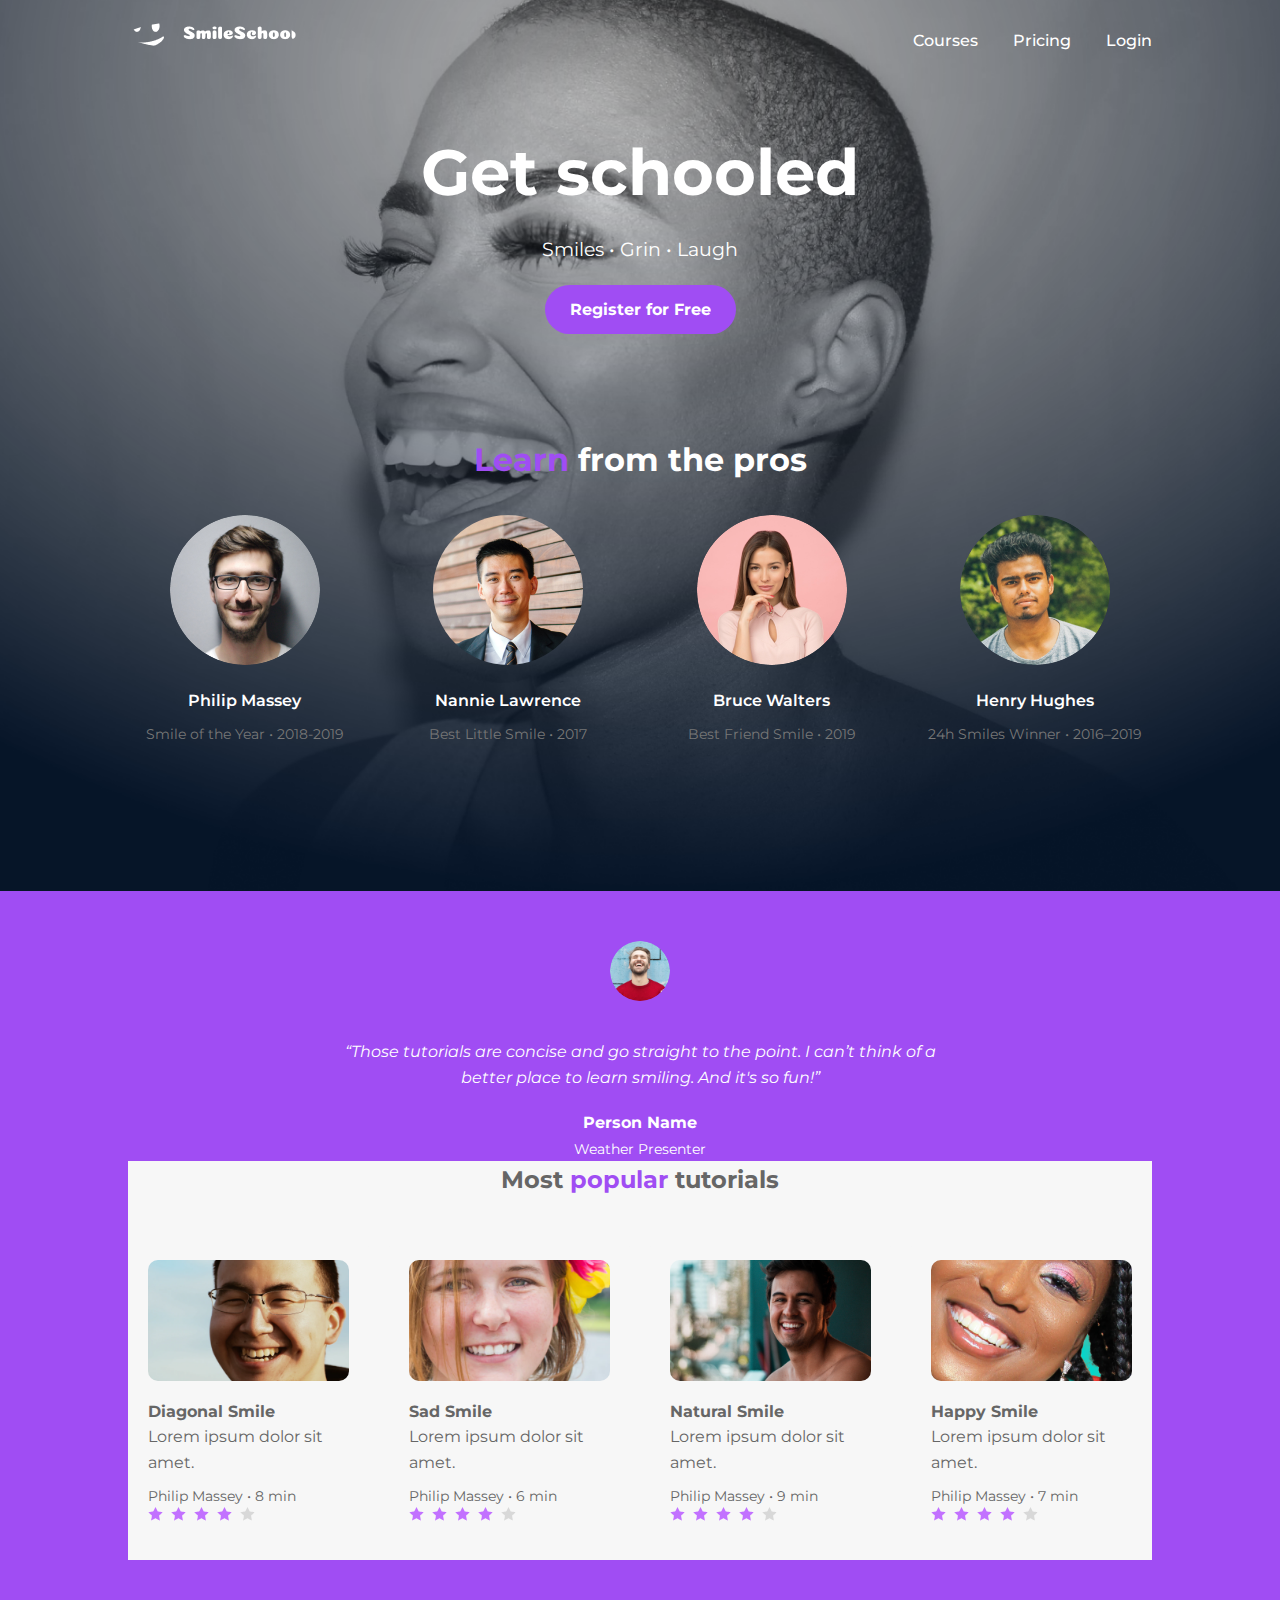
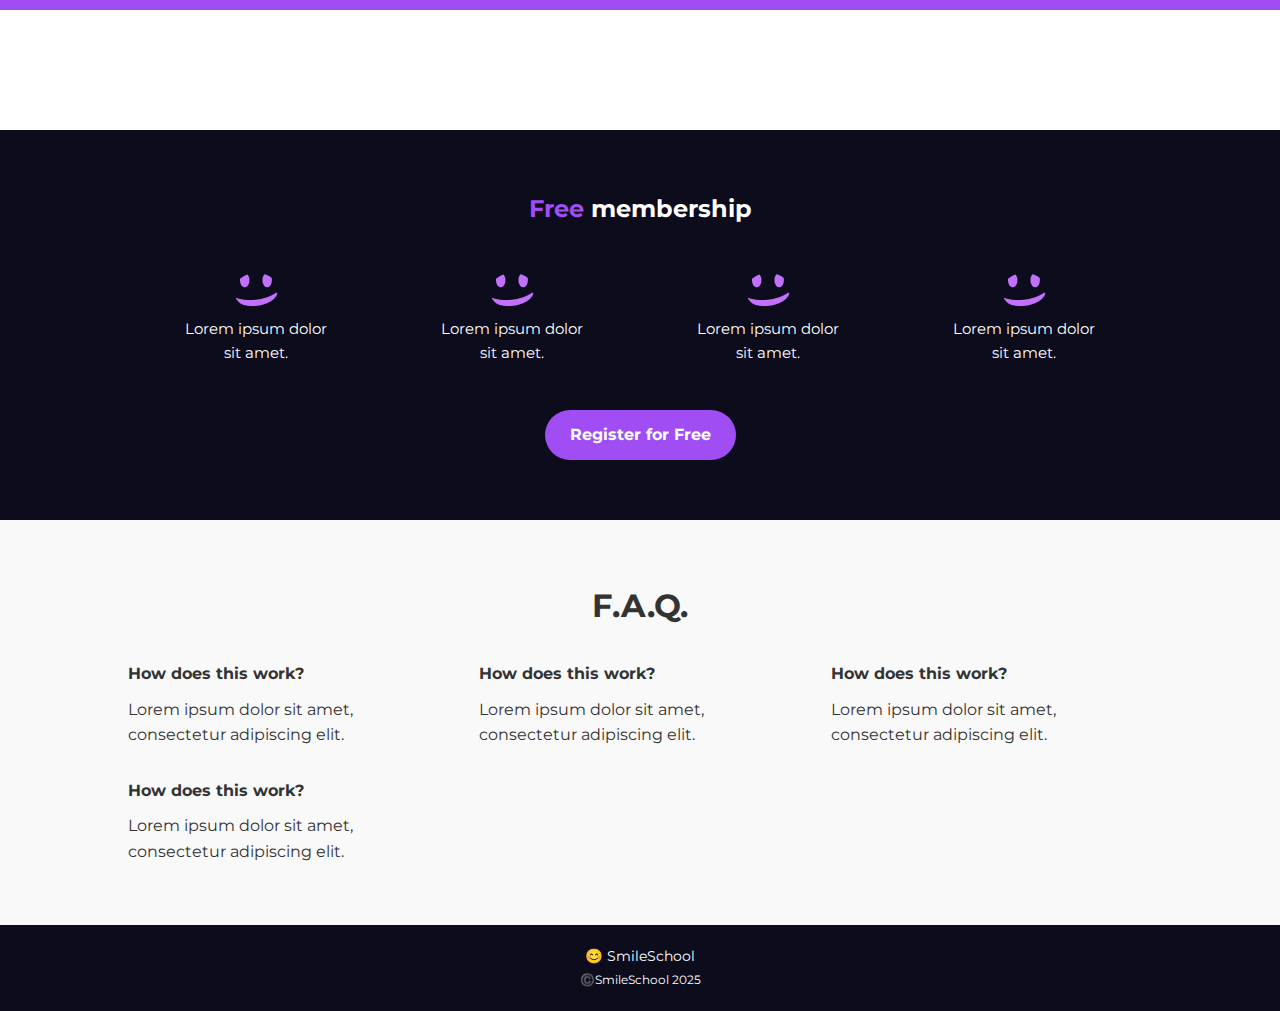
<file: css_advanced/index.html>
<!DOCTYPE html>
<html lang="en">
<head>
  <meta charset="UTF-8">
  <meta name="viewport" content="width=device-width, initial-scale=1.0">
  <title>SmileSchool</title>
  <link rel="stylesheet" href="styles.css">
  <link href="https://fonts.googleapis.com/css2?family=Montserrat:wght@400;700&display=swap" rel="stylesheet">
</head>
<body>
<section class="new-background">
  <header class="navbar">
    <div class="logo"><img src="CSS Advanced/logo.png" alt=""></div>
    <nav>
      <a href="#">Courses</a>
      <a href="#">Pricing</a>
      <a href="#">Login</a>
    </nav>
  </header>
  <section class="hero">
    <div class="overlay">
      <h1>Get schooled</h1>
      <p>Smiles • Grin • Laugh</p>
      <a href="#" class="btn-primary">Register for Free</a>
    </div>
    <section class="mentors">
      <h2><span>Learn</span> from the pros</h2>
      <div class="mentor-grid">
        <div class="mentor">
          <img src="CSS Advanced/1.png" alt="Philip Massey">
          <h4>Philip Massey</h4>
          <p>Smile of the Year • 2018-2019</p>
        </div>
        <div class="mentor">
          <img src="CSS Advanced/2.png" alt="Nannie Lawrence">
          <h4>Nannie Lawrence</h4>
          <p>Best Little Smile • 2017</p>
        </div>
        <div class="mentor">
          <img src="CSS Advanced/3.png" alt="Bruce Walters">
          <h4>Bruce Walters</h4>
          <p>Best Friend Smile • 2019</p>
        </div>
        <div class="mentor">
          <img src="CSS Advanced/4.png" alt="Henry Hughes">
          <h4>Henry Hughes</h4>
          <p>24h Smiles Winner • 2016–2019</p>
        </div>
      </div>
    </section>
  </section>
  </section>



  <section class="testimonial">
    <div class="testimonial-box">
      <img src="CSS Advanced/5.png" alt="User">
      <p>“Those tutorials are concise and go straight to the point. I can’t think of a better place to learn smiling. And it's so fun!”</p>
      <h4>Person Name</h4>
      <small>Weather Presenter</small>
    </div>
    <div class="testimonial-background">
    <h2>Most <span class="new">popular</span> tutorials</h2>
    <div class="tutorials">
      <div class="card">
        <img src="CSS Advanced/6.png" alt="">
        <h4>Diagonal Smile</h4>
        <p>Lorem ipsum dolor sit amet.</p>
        <small>Philip Massey • 8 min</small>
        <img src="CSS Advanced/rating.png" alt="">
      </div>
      <div class="card">
        <img src="CSS Advanced/7.png" alt="">
        <h4>Sad Smile</h4>
        <p>Lorem ipsum dolor sit amet.</p>
        <small>Philip Massey • 6 min</small>
        <img src="CSS Advanced/rating.png" alt="">
      </div>
      <div class="card">
        <img src="CSS Advanced/8.png" alt="">
        <h4>Natural Smile</h4>
        <p>Lorem ipsum dolor sit amet.</p>
        <small>Philip Massey • 9 min</small>
        <img src="CSS Advanced/rating.png" alt="">
      </div>
      <div class="card">
        <img src="CSS Advanced/9.png" alt="">
        <h4>Happy Smile</h4>
        <p>Lorem ipsum dolor sit amet.</p>
        <small>Philip Massey • 7 min</small>
        <img src="CSS Advanced/rating.png" alt="">
      </div>
    </div>
    </div>
  </section>

  <section class="popular">
  
  </section>

  <section class="membership">
    <h2><span>Free</span> membership</h2>
    <div class="features">
      <div><p><img src="CSS Advanced/smile.png" alt=""><br>Lorem ipsum dolor sit amet.</p></div>
      <div><p><img src="CSS Advanced/smile.png" alt=""><br>Lorem ipsum dolor sit amet.</p></div>
      <div><p><img src="CSS Advanced/smile.png" alt=""><br>Lorem ipsum dolor sit amet.</p></div>
      <div><p><img src="CSS Advanced/smile.png" alt=""><br>Lorem ipsum dolor sit amet.</p></div>
    </div>
    <a href="#" class="btn-primary">Register for Free</a>
  </section>

  <section class="faq">
    <h2>F.A.Q.</h2>
    <div class="faq-grid">
      <div><h4>How does this work?</h4><p>Lorem ipsum dolor sit amet, consectetur adipiscing elit.</p></div>
      <div><h4>How does this work?</h4><p>Lorem ipsum dolor sit amet, consectetur adipiscing elit.</p></div>
      <div><h4>How does this work?</h4><p>Lorem ipsum dolor sit amet, consectetur adipiscing elit.</p></div>
      <div><h4>How does this work?</h4><p>Lorem ipsum dolor sit amet, consectetur adipiscing elit.</p></div>
    </div>
  </section>

  <footer class="footer">
    <p>😊 SmileSchool</p>
    <small>©️SmileSchool 2025</small>
  </footer>

</body>
</html>
</file>
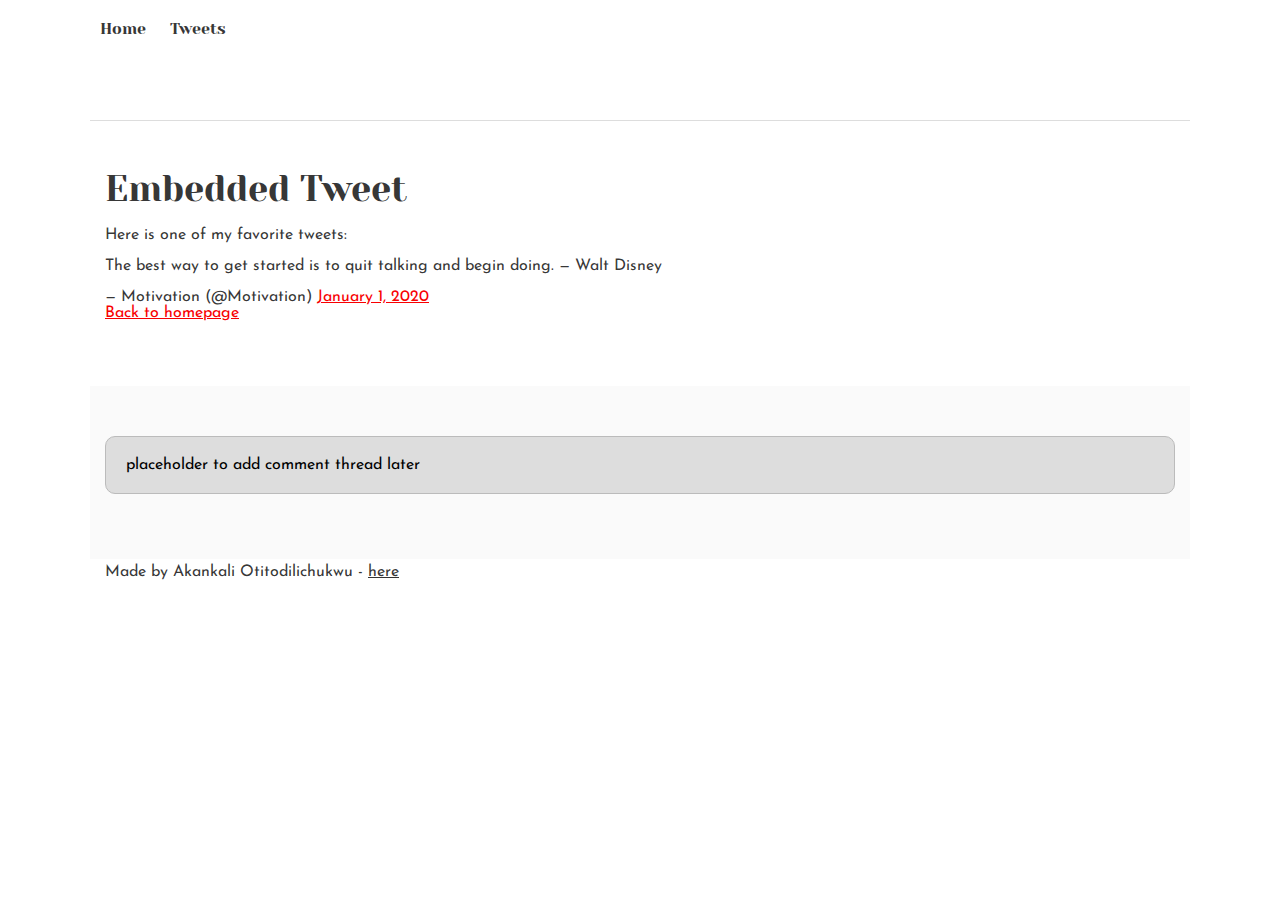
<file: css_basic/tweets.html>
<!DOCTYPE html>
<html lang="en">
<head>
  <meta charset="UTF-8" />
  <meta name="viewport" content="width=device-width, initial-scale=1.0" />
  <title>My Tweets</title>
  <link href="base.css" rel="stylesheet">
<link href="style.css" rel="stylesheet">
</head>
<body>
  <header>
    <ul>
      <li><a href="index.html">Home</a></li>
      <li><a href="tweets.html">Tweets</a></li>
    </ul>
  </header>

  <main>
    <article>
      <h1>Embedded Tweet</h1>
      <p>Here is one of my favorite tweets:</p>

      <blockquote class="twitter-tweet">
        <p lang="en" dir="ltr">The best way to get started is to quit talking and begin doing. — Walt Disney</p>
        &mdash; Motivation (@Motivation) 
        <a href="https://twitter.com/Motivation/status/1234567890123456789">January 1, 2020</a>
      </blockquote>
      <script async src="https://platform.twitter.com/widgets.js" charset="utf-8"></script>

      <p><a href="index.html">Back to homepage</a></p>
    </article>

    <aside>
      <p>placeholder to add comment thread later</p>
    </aside>
  </main>

  <footer>
    <p>Made by Akankali Otitodilichukwu - <a href="https://x.com/derickakankali?s=21" target="_blank">here</a></p>
  </footer>
</body>
</html>
</file>
<file: css_basic/base.css>
/* Importing webfonts */
/* (If you're learning CSS, you should disregard that) */

@import url(https://fonts.googleapis.com/css?family=Yeseva+One);
@import url(https://fonts.googleapis.com/css?family=Josefin+Sans:400,700,700italic,400italic);


/* CSS reset rules */

html, body {
	height: 100%;
	min-height: 100%;
}
html, body, div, span, applet, object, iframe,
h1, h2, h3, h4, h5, h6, p, blockquote, pre,
a, abbr, acronym, address, big, cite, code,
del, dfn, img, ins, kbd, q, s, samp,
small, strike, sub, sup, tt, var,
b, u, i, center,
dl, dt, dd,
fieldset, form, label, legend,
table, caption, tbody, tfoot, thead, tr, th, td,
article, aside, canvas, details, embed, 
figure, figcaption, footer, header, hgroup, 
menu, nav, output, ruby, section, summary,
time, mark, audio, video {
	margin: 0;
	padding: 0;
	border: 0;
	font-size: 100%;
	font: inherit;
	vertical-align: baseline;
}
/* HTML5 display-role reset for older browsers */
article, aside, details, figcaption, figure, 
footer, header, hgroup, menu, nav, section {
	display: block;
}
body {
	line-height: 1;
}
blockquote, q {
	quotes: none;
}
blockquote:before, blockquote:after,
q:before, q:after {
	content: '';
	content: none;
}
table {
	border-collapse: collapse;
	border-spacing: 0;
}


/* Fonts and colors */

body {
	font-family: 'Josefin Sans', serif;
	color: rgba(0, 0, 0, 0.8);
}
h1, h2, h3, h4, h5, h6, header {
	font-family: 'Yeseva One', sans-serif;
}
article {
}
header {
	border-bottom: 1px solid rgb(221,221,221);
	transition: border-bottom-color 1s ease;
}
header a {
	color: rgba(0, 0, 0, 0.8);
}
aside {
	background: #FAFAFA;
}
aside p {
	border: 1px solid #bbb;
	background: #ddd;
	color: black;
}
footer a {
	color: rgba(0, 0, 0, 0.8);
}
a {
	color: #F80002;
}


/* Positioning and margins */

@media (min-width: 1100px) {
	body {
		width: 1100px;
		margin: 0 auto;
	}
}

article {
	padding: 50px 15px;
}
article > *:first-child {
	margin-top: 0;
}
aside {
	padding: 50px 15px;
}
header .right {
	float: right;
	margin: 0 10px 15px;
}


/* Header */
header {
	padding: 20px 0;
	height: 80px;
}
header ul {
	list-style: none;
	margin: 0;
	padding: 0;
}
header li {
	display: inline;
	vertical-align:middle;
}
header li:first-child {
	margin: 0;
}
header li a {
	margin: 0 10px;
}
header li.logo {
	font-size: 36px;
}
header a {
	text-decoration: none;
}


/* Aside */

aside p {
	border-radius: 10px;
	padding: 20px 20px;
}


/* Footer */

footer {
	padding: 5px 15px;
	height: 80px;
}


/* Text styles and margins */

p {
	margin-bottom: 15px;
}
h1 {
	font-size: 36px;
	margin: 40px 0 20px;
}
h2 {
	font-size: 32px;
	margin: 30px 0 15px;
}
h3 {
	font-size: 28px;
	margin: 25px 0 10px;
}
h4 {
	font-size: 20px;
	font-weight: bold;
	margin: 20px 0 10px;
}
h5 {
	font-size: 18px;
	font-weight: bold;
	margin: 15px 0 10px;
}
h6 {
	font-weight: bold;
	margin: 5px 0;
}

@media (max-width: 800px) {
  body.works_on_smartphone {
  	display: block;
  }
  body.works_on_smartphone main {
  	display: block;
  }
  header .right {
  	float: none;
  }
}
</file>
<file: css_basic/style.css>
/* Importing webfonts */
/* (If you're learning CSS, you should disregard that) */

@import url(https://fonts.googleapis.com/css?family=Yeseva+One);
@import url(https://fonts.googleapis.com/css?family=Josefin+Sans:400,700,700italic,400italic);


/* CSS reset rules */

html, body {
	height: 100%;
	min-height: 100%;
}
html, body, div, span, applet, object, iframe,
h1, h2, h3, h4, h5, h6, p, blockquote, pre,
a, abbr, acronym, address, big, cite, code,
del, dfn, img, ins, kbd, q, s, samp,
small, strike, sub, sup, tt, var,
b, u, i, center,
dl, dt, dd,
fieldset, form, label, legend,
table, caption, tbody, tfoot, thead, tr, th, td,
article, aside, canvas, details, embed, 
figure, figcaption, footer, header, hgroup, 
menu, nav, output, ruby, section, summary,
time, mark, audio, video {
	margin: 0;
	padding: 0;
	border: 0;
	font-size: 100%;
	font: inherit;
	vertical-align: baseline;
}
/* HTML5 display-role reset for older browsers */
article, aside, details, figcaption, figure, 
footer, header, hgroup, menu, nav, section {
	display: block;
}
body {
	line-height: 1;
}
blockquote, q {
	quotes: none;
}
blockquote:before, blockquote:after,
q:before, q:after {
	content: '';
	content: none;
}
table {
	border-collapse: collapse;
	border-spacing: 0;
}


/* Fonts and colors */

body {
	font-family: 'Josefin Sans', serif;
	color: rgba(0, 0, 0, 0.8);
}
h1, h2, h3, h4, h5, h6, header {
	font-family: 'Yeseva One', sans-serif;
}
article {
}
header {
	border-bottom: 1px solid rgb(221,221,221);
	transition: border-bottom-color 1s ease;
}
header a {
	color: rgba(0, 0, 0, 0.8);
}
aside {
	background: #FAFAFA;
}
aside p {
	border: 1px solid #bbb;
	background: #ddd;
	color: black;
}
footer a {
	color: rgba(0, 0, 0, 0.8);
}
a {
	color: #F80002;
}


/* Positioning and margins */

@media (min-width: 1100px) {
	body {
		width: 1100px;
		margin: 0 auto;
	}
}

article {
	padding: 50px 15px;
}
article > *:first-child {
	margin-top: 0;
}
aside {
	padding: 50px 15px;
}
header .right {
	float: right;
	margin: 0 10px 15px;
}


/* Header */
header {
	padding: 20px 0;
	height: 80px;
}
header ul {
	list-style: none;
	margin: 0;
	padding: 0;
}
header li {
	display: inline;
	vertical-align:middle;
}
header li:first-child {
	margin: 0;
}
header li a {
	margin: 0 10px;
}
header li.logo {
	font-size: 36px;
}
header a {
	text-decoration: none;
}


/* Aside */

aside p {
	border-radius: 10px;
	padding: 20px 20px;
}


/* Footer */

footer {
	padding: 5px 15px;
	height: 80px;
}


/* Text styles and margins */

p {
	margin-bottom: 15px;
}
h1 {
	font-size: 36px;
	margin: 40px 0 20px;
}
h2 {
	font-size: 32px;
	margin: 30px 0 15px;
}
h3 {
	font-size: 28px;
	margin: 25px 0 10px;
}
h4 {
	font-size: 20px;
	font-weight: bold;
	margin: 20px 0 10px;
}
h5 {
	font-size: 18px;
	font-weight: bold;
	margin: 15px 0 10px;
}
h6 {
	font-weight: bold;
	margin: 5px 0;
}

@media (max-width: 800px) {
  body.works_on_smartphone {
  	display: block;
  }
  body.works_on_smartphone main {
  	display: block;
  }
  header .right {
  	float: none;
  }
}
</file>
<file: css_advanced/styles.css>
/* Reset & global styles */
* {
    margin: 0;
    padding: 0;
    box-sizing: border-box;
  }
  
  body {
    font-family: 'Montserrat', sans-serif;
    line-height: 1.6;
    color: #333;
  }
  
  a {
    text-decoration: none;
    color: inherit;
  }
  
  img {
    max-width: 100%;
    border-radius: 50%;
  }
  
  /* Navbar */
  .navbar {
    /*background: #fff;*/
    padding: 20px 10%;
    display: flex;
    justify-content: space-between;
    align-items: center;
    font-weight: 700;
  }


  .navbar .logo {
    font-size: 1.5rem;
    color: #000;
  }
  
  .navbar nav a {
    margin-left: 30px;
    color: #fff;
    font-weight: 500;
  }
  
  /* Hero Section */
  .new-background{

    background: url('CSS\ Advanced/Object.png') no-repeat center center/cover;
  }
  .hero {
   
    height: 90vh;
    /*display: flex;*/
    justify-content: center;
    align-items: center;
    /*position: relative;*/
    text-align: center;
    color: white;
  }
  
  .hero .overlay {
    background: rgba(0, 0, 0, 0);
    padding: 40px;
    border-radius: 10px;
  }
  
  .hero h1 {
    font-size: 4rem;
    font-weight: 700;
  }
  
  .hero p {
    font-size: 1.2rem;
    margin-top: 10px;
  }
  
  .btn-primary {
    display: inline-block;
    background: #a04df3;
    color: white;
    padding: 12px 25px;
    margin-top: 20px;
    border-radius: 30px;
    font-weight: bold;
  }
  
  /* Mentors */
  .mentors {
    padding: 60px 10%;
    
    text-align: center;
  }
  
  .mentors h2 {
    font-size: 2rem;
    margin-bottom: 30px;
  }
  
  .mentors span {
    color: #a04df3;
  }
  
  .mentor-grid {
    display: flex;
    justify-content: space-between;
    flex-wrap: wrap;
    gap: 30px;
  }
  
  .mentor {
    flex: 1;
    min-width: 150px;
  }
  
  .mentor h4 {
    margin-top: 15px;
    font-weight: 600;
  }
  
  .mentor p {
    font-size: 0.9rem;
    color: #777;
  }
  
  /* Testimonial */
  .testimonial {
    background: #a04df3;
    color: white;
    padding: 50px 10%;
    text-align: center;
  }
 
  
  .testimonial-box img {
    border-radius: 50%;
    width: 60px;
    margin-bottom: 10px;
  }
  
  .testimonial-box p {
    font-style: italic;
    margin: 20px auto;
    max-width: 600px;
  }
  
  .testimonial-box h4 {
    font-weight: 700;
  }
  
  .testimonial-box small {
    font-size: 0.9rem;
  }
  .new{
    color: #a04df3;
  }
  .testimonial-background{
      background-color: #f7f7f7;
      color: #666;
  }
  /* Popular Tutorials */
  .popular {
    padding: 60px 10%;
    background: #fff;
    text-align: center;
  }
  
  .popular h2 span {
    color: #a04df3;
  }
  
  .tutorials {
    display: flex;
    justify-content: space-between;
    gap: 20px;
    flex-wrap: wrap;
    margin-top: 40px;
  }
  
  .card {
    flex: 1;
    min-width: 200px;
    background: #f7f7f7;
    padding: 20px;
    border-radius: 10px;
    text-align: left;
  }
  
  .card img {
    border-radius: 10px;
    margin-bottom: 10px;
  }
  
  .card h4 {
    font-weight: 700;
  }
  
  .card small {
    display: block;
    margin-top: 10px;
    color: #666;
    font-size: 0.85rem;
  }
  
  /* Membership Section */
  .membership {
    background: #0c0c1d;
    color: white;
    padding: 60px 10%;
    text-align: center;
  }
  
  .membership span {
    color: #a04df3;
  }
  
  .features {
    display: flex;
    justify-content: space-around;
    margin-top: 30px;
    flex-wrap: wrap;
  }
  
  .features div {
    max-width: 150px;
    margin: 15px;
    font-size: 0.95rem;
  }
  
  .membership .btn-primary {
    margin-top: 30px;
  }
  
  /* FAQ */
  .faq {
    background: #f9f9f9;
    padding: 60px 10%;
    text-align: center;
  }
  
  .faq h2 {
    font-size: 2rem;
    margin-bottom: 30px;
  }
  
  .faq-grid {
    display: grid;
    grid-template-columns: repeat(auto-fit, minmax(250px, 1fr));
    gap: 30px;
    text-align: left;
  }
  
  .faq-grid h4 {
    font-weight: 700;
    margin-bottom: 10px;
  }
  
  /* Footer */
  .footer {
    background: #0c0c1d;
    color: white;
    text-align: center;
    padding: 20px 0;
    font-size: 0.9rem;
  }
</file>
